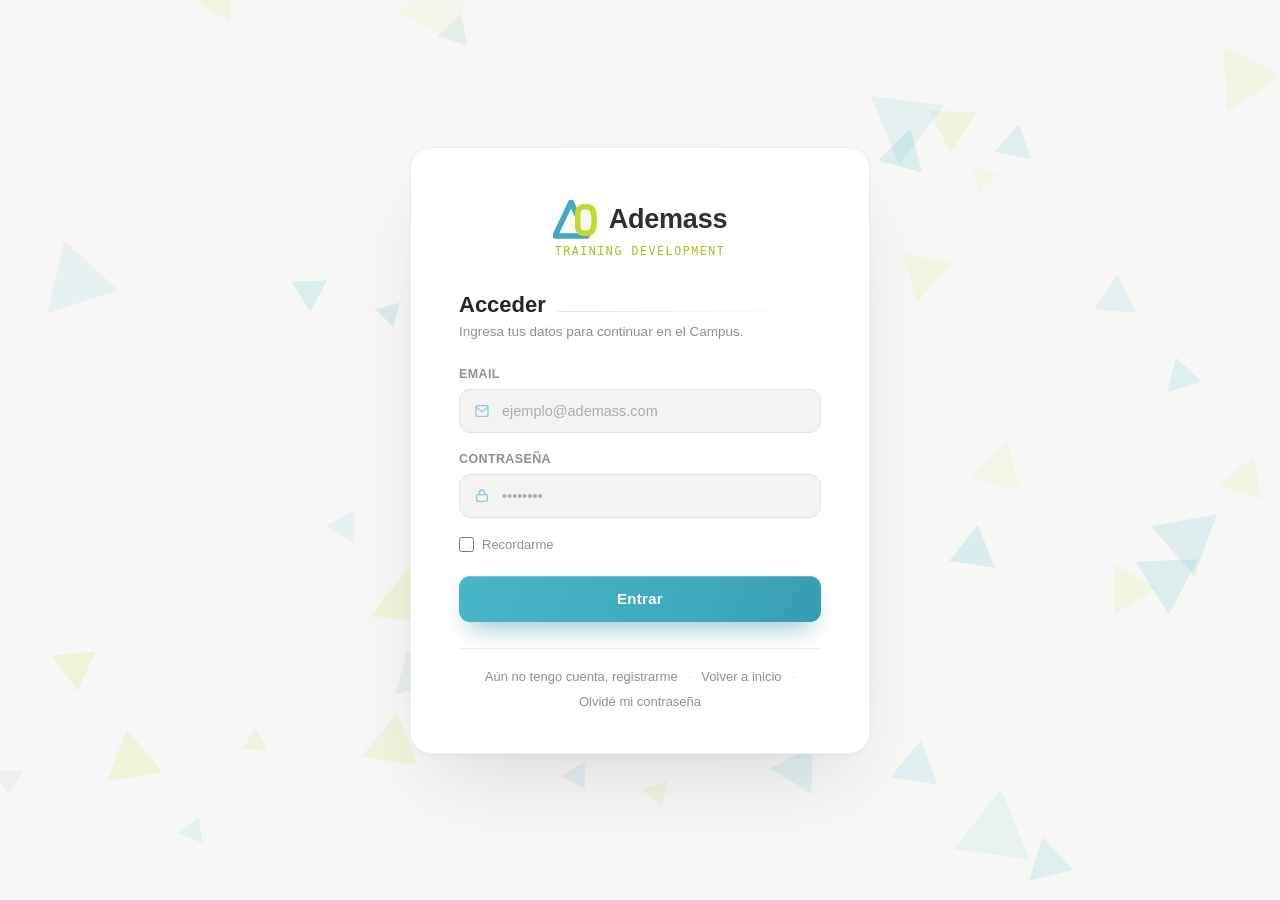
<file: html/acceso.html>
<!DOCTYPE html>
<html lang="es">
<head>
<meta charset="UTF-8">
<meta name="viewport" content="width=device-width, initial-scale=1.0">
<title>Acceder · Ademass</title>
<link rel="stylesheet" href="../Css/acceso.css">
</head>
<body>
 
<canvas id="bg-canvas"></canvas>
 
<div class="card">
 
  <div class="logo-row">
    <svg width="46" height="40" viewBox="0 0 46 40" fill="none">
      <path d="M18 2L34 36H2L18 2Z" stroke="#3fa9be" stroke-width="5.5" stroke-linejoin="round"/>
      <path d="M35 4H30.5C25.7 4 22 8 22 13.5V26.5C22 32 25.7 36 30.5 36H35C40.5 36 44 31.8 44 20C44 8.2 40.5 4 35 4Z" fill="#c3d92e"/>
      <path d="M30.5 9.5H33.6C36.6 9.5 38.5 12.5 38.5 20C38.5 27.5 36.6 30.5 33.6 30.5H30.5C28.6 30.5 27.5 28.4 27.5 25.5V14.5C27.5 11.6 28.6 9.5 30.5 9.5Z" fill="#f7f8f6"/>
    </svg>
    <span class="wordmark">Ademass</span>
  </div>
  <div class="tagline">Training Development</div>
 
  <div class="title-row">
    <h1>Acceder</h1>
    <span class="bar"></span>
  </div>
  <p class="subtitle">Ingresa tus datos para continuar en el Campus.</p>
 
  <form>
    <div class="field">
      <label for="email">Email</label>
      <div class="input-wrap">
        <svg width="16" height="16" viewBox="0 0 24 24" fill="none" stroke="#3fa9be" stroke-width="2"><path d="M3 6l9 7 9-7"/><rect x="3" y="4" width="18" height="16" rx="2"/></svg>
        <input type="email" id="email" placeholder="ejemplo@ademass.com" required>
      </div>
    </div>
 
    <div class="field">
      <label for="password">Contraseña</label>
      <div class="input-wrap">
        <svg width="16" height="16" viewBox="0 0 24 24" fill="none" stroke="#3fa9be" stroke-width="2"><rect x="4" y="10" width="16" height="10" rx="2"/><path d="M8 10V7a4 4 0 018 0v3"/></svg>
        <input type="password" id="password" placeholder="••••••••" required>
      </div>
    </div>
 
    <div class="row-between">
      <label class="remember">
        <input type="checkbox">
        Recordarme
      </label>
    </div>
 
    <button type="submit" class="btn-entrar">Entrar</button>
  </form>
 
  <div class="footer-links">
    <a href="#">Aún no tengo cuenta, registrarme</a>
    <span class="sep">·</span>
    <a href="../index.html">Volver a inicio</a>
    <span class="sep">·</span>
    <a href="#">Olvidé mi contraseña</a>
  </div>
 
</div>

<script>
(function(){
  const canvas = document.getElementById('bg-canvas');
  const ctx = canvas.getContext('2d');
  let w, h, dpr;
  const mouse = { x: -9999, y: -9999 };

  function resize(){
    dpr = Math.min(window.devicePixelRatio || 1, 2);
    w = window.innerWidth;
    h = window.innerHeight;
    canvas.width = w * dpr;
    canvas.height = h * dpr;
    canvas.style.width = w + 'px';
    canvas.style.height = h + 'px';
    ctx.setTransform(dpr,0,0,dpr,0,0);
  }
  resize();
  window.addEventListener('resize', resize);

  window.addEventListener('mousemove', e => { mouse.x = e.clientX; mouse.y = e.clientY; });
  window.addEventListener('mouseleave', () => { mouse.x = -9999; mouse.y = -9999; });
  window.addEventListener('touchmove', e => {
    if(e.touches[0]){ mouse.x = e.touches[0].clientX; mouse.y = e.touches[0].clientY; }
  }, {passive:true});

  const colors = ['rgba(63,169,190,ALPHA)', 'rgba(195,217,46,ALPHA)'];

  function makeTri(){
    const size = 14 + Math.random()*30;
    return {
      x: Math.random()*w,
      y: Math.random()*h,
      baseX: 0, baseY: 0,
      size,
      rot: Math.random()*Math.PI*2,
      spin: (Math.random()-0.5)*0.004,
      vx: (Math.random()-0.5)*0.15,
      vy: (Math.random()-0.5)*0.15,
      alpha: 0.05 + Math.random()*0.11,
      color: colors[Math.random() < 0.6 ? 0 : 1]
    };
  }

  const count = Math.round((w*h)/26000);
  const tris = Array.from({length: Math.max(18, Math.min(count, 46))}, makeTri);

  function drawTri(t){
    ctx.save();
    ctx.translate(t.x, t.y);
    ctx.rotate(t.rot);
    ctx.beginPath();
    ctx.moveTo(0, -t.size);
    ctx.lineTo(t.size*0.87, t.size*0.5);
    ctx.lineTo(-t.size*0.87, t.size*0.5);
    ctx.closePath();
    ctx.fillStyle = t.color.replace('ALPHA', t.alpha);
    ctx.fill();
    ctx.restore();
  }

  function tick(){
    ctx.clearRect(0,0,w,h);

    for(const t of tris){
      t.x += t.vx;
      t.y += t.vy;
      t.rot += t.spin;

      if(t.x < -60) t.x = w+60;
      if(t.x > w+60) t.x = -60;
      if(t.y < -60) t.y = h+60;
      if(t.y > h+60) t.y = -60;

      const dx = t.x - mouse.x;
      const dy = t.y - mouse.y;
      const dist = Math.sqrt(dx*dx + dy*dy);
      const radius = 170;
      if(dist < radius){
        const force = (1 - dist/radius) * 1.1;
        t.x += (dx/(dist||1)) * force;
        t.y += (dy/(dist||1)) * force;
      }

      drawTri(t);
    }

    requestAnimationFrame(tick);
  }
  tick();
})();
</script>

</body>
</html>
</file>
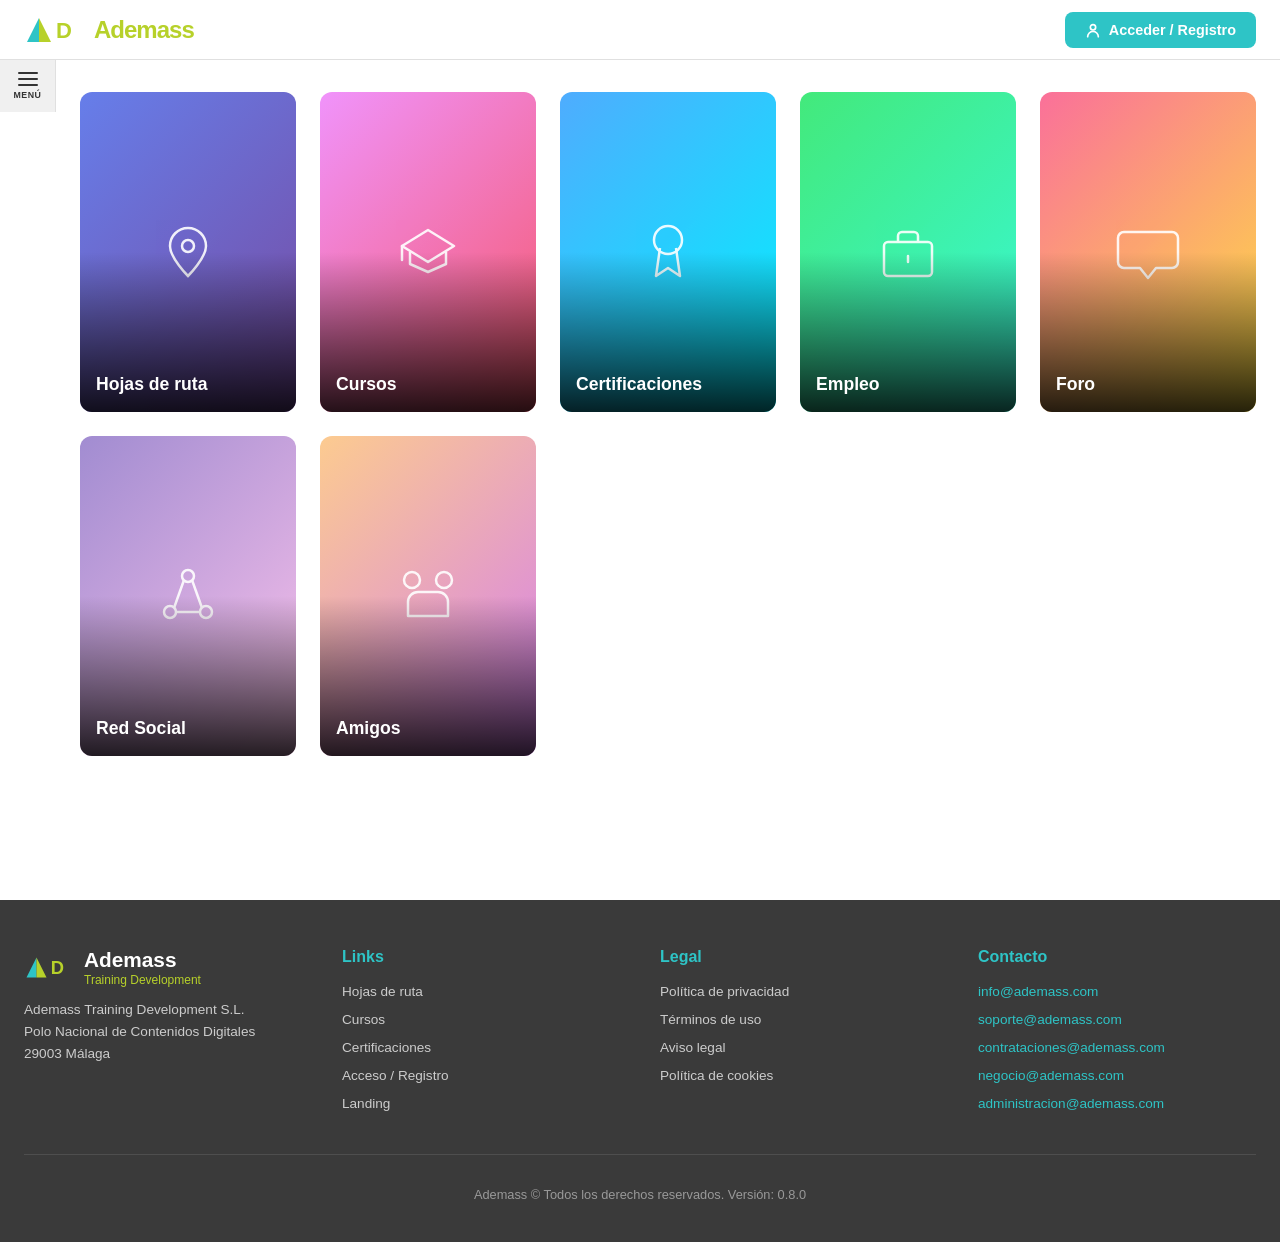
<file: html/campus.html>
<!DOCTYPE html>
<html lang="es">
<head>
  <meta charset="UTF-8">
  <meta name="viewport" content="width=device-width, initial-scale=1.0">
  <title>Ademass - Plataforma Educativa</title>
  <link rel="stylesheet" href="../Css/campus.css">
</head>
<body>

  <!-- HEADER (fixed top) -->
  <header class="header">
    <div class="header-inner">
      <div class="logo">
        <svg class="logo-icon" viewBox="0 0 60 30" width="60" height="30" aria-hidden="true">
          <polygon points="15,3 3,27 15,27" fill="#2EC4C6"/>
          <polygon points="15,3 15,27 27,27" fill="#B7D12A"/>
          <text x="32" y="23" font-family="Arial, sans-serif" font-weight="900" font-size="22" fill="#B7D12A">D</text>
        </svg>
        <span class="logo-text">Ademass</span>
      </div>
      <a href="#" class="btn-acceder">
        <svg class="icon-user" viewBox="0 0 24 24" width="16" height="16" fill="none" stroke="currentColor" stroke-width="2.5" stroke-linecap="round" stroke-linejoin="round">
          <circle cx="12" cy="8" r="4"/>
          <path d="M4 22c0-4 3.6-8 8-8s8 4 8 8"/>
        </svg>
        Acceder / Registro
      </a>
    </div>
  </header>

  <!-- MENU BUTTON (fixed below header) -->
  <button class="btn-menu" id="btnMenu" aria-label="Abrir menú">
    <span class="menu-icon">
      <span class="bar"></span>
      <span class="bar"></span>
      <span class="bar"></span>
    </span>
    <span class="menu-text">MENÚ</span>
  </button>

  <!-- SIDEBAR -->
  <nav class="sidebar" id="sidebar" aria-label="Menú de navegación">
    <button class="sidebar-close" id="sidebarClose" aria-label="Cerrar menú">&times;</button>
    <div class="sidebar-content">
      <div class="sidebar-section">
        <h3 class="sidebar-section-title">General</h3>
        <ul class="sidebar-items">
          <li><a href="../index.html"><svg viewBox="0 0 24 24" width="18" height="18" fill="none" stroke="currentColor" stroke-width="2"><path d="M3 9l9-7 9 7v11a2 2 0 0 1-2 2H5a2 2 0 0 1-2-2z"/><polyline points="9 22 9 12 15 12 15 22"/></svg>Inicio</a></li>
          <li><a href="../index.html"><svg viewBox="0 0 24 24" width="18" height="18" fill="none" stroke="currentColor" stroke-width="2"><circle cx="12" cy="12" r="10"/><line x1="12" y1="16" x2="12" y2="12"/><line x1="12" y1="8" x2="12.01" y2="8"/></svg>Conoce Ademass</a></li>
          <li><a href="campus.html"><svg viewBox="0 0 24 24" width="18" height="18" fill="none" stroke="currentColor" stroke-width="2"><polyline points="9 18 15 12 9 6"/></svg>Hojas de ruta</a></li>
          <li><a href="campus.html"><svg viewBox="0 0 24 24" width="18" height="18" fill="none" stroke="currentColor" stroke-width="2"><path d="M4 19.5A2.5 2.5 0 0 1 6.5 17H20"/><path d="M6.5 2H20v20H6.5A2.5 2.5 0 0 1 4 19.5v-15A2.5 2.5 0 0 1 6.5 2z"/></svg>Cursos</a></li>
          <li><a href="campus.html"><svg viewBox="0 0 24 24" width="18" height="18" fill="none" stroke="currentColor" stroke-width="2"><path d="M22 11.08V12a10 10 0 1 1-5.93-9.14"/><polyline points="22 4 12 14.01 9 11.01"/></svg>Certificaciones</a></li>
          <li><a href="acceso.html"><svg viewBox="0 0 24 24" width="18" height="18" fill="none" stroke="currentColor" stroke-width="2"><circle cx="12" cy="12" r="3"/><path d="M19.4 15a1.65 1.65 0 0 0 .33 1.82l.06.06a2 2 0 0 1 0 2.83 2 2 0 0 1-2.83 0l-.06-.06a1.65 1.65 0 0 0-1.82-.33 1.65 1.65 0 0 0-1 1.51V21a2 2 0 0 1-2 2 2 2 0 0 1-2-2v-.09A1.65 1.65 0 0 0 9 19.4a1.65 1.65 0 0 0-1.82.33l-.06.06a2 2 0 0 1-2.83 0 2 2 0 0 1 0-2.83l.06-.06A1.65 1.65 0 0 0 4.68 15a1.65 1.65 0 0 0-1.51-1H3a2 2 0 0 1-2-2 2 2 0 0 1 2-2h.09A1.65 1.65 0 0 0 4.6 9a1.65 1.65 0 0 0-.33-1.82l-.06-.06a2 2 0 0 1 0-2.83 2 2 0 0 1 2.83 0l.06.06A1.65 1.65 0 0 0 9 4.68a1.65 1.65 0 0 0 1-1.51V3a2 2 0 0 1 2-2 2 2 0 0 1 2 2v.09a1.65 1.65 0 0 0 1 1.51 1.65 1.65 0 0 0 1.82-.33l.06-.06a2 2 0 0 1 2.83 0 2 2 0 0 1 0 2.83l-.06.06a1.65 1.65 0 0 0-.33 1.82V9a1.65 1.65 0 0 0 1.51 1H21a2 2 0 0 1 2 2 2 2 0 0 1-2 2h-.09a1.65 1.65 0 0 0-1.51 1z"/></svg>Soporte técnico</a></li>
        </ul>
      </div>
      <div class="sidebar-section">
        <h3 class="sidebar-section-title">Novedades</h3>
        <ul class="sidebar-items">
          <li><a href="blog.html"><svg viewBox="0 0 24 24" width="18" height="18" fill="none" stroke="currentColor" stroke-width="2"><path d="M14 2H6a2 2 0 0 0-2 2v16a2 2 0 0 0 2 2h12a2 2 0 0 0 2-2V8z"/><polyline points="14 2 14 8 20 8"/><line x1="16" y1="13" x2="8" y2="13"/><line x1="16" y1="17" x2="8" y2="17"/></svg>Manuales</a></li>
          <li><a href="blog.html"><svg viewBox="0 0 24 24" width="18" height="18" fill="none" stroke="currentColor" stroke-width="2"><path d="M11 4H4a2 2 0 0 0-2 2v14a2 2 0 0 0 2 2h14a2 2 0 0 0 2-2v-7"/><path d="M18.5 2.5a2.121 2.121 0 0 1 3 3L12 15l-4 1 1-4 9.5-9.5z"/></svg>Ejercicios</a></li>
        </ul>
      </div>
      <div class="sidebar-section">
        <h3 class="sidebar-section-title">Foro</h3>
        <ul class="sidebar-items">
          <li><a href="blog.html"><svg viewBox="0 0 24 24" width="18" height="18" fill="none" stroke="currentColor" stroke-width="2"><path d="M21 15a2 2 0 0 1-2 2H7l-4 4V5a2 2 0 0 1 2-2h14a2 2 0 0 1 2 2z"/></svg>Dudas y Preguntas</a></li>
          <li><a href="blog.html"><svg viewBox="0 0 24 24" width="18" height="18" fill="none" stroke="currentColor" stroke-width="2"><polyline points="9 11 12 14 22 4"/><path d="M21 12v7a2 2 0 0 1-2 2H5a2 2 0 0 1-2-2V5a2 2 0 0 1 2-2h11"/></svg>Últimas Preguntas</a></li>
        </ul>
      </div>
      <div class="sidebar-section">
        <h3 class="sidebar-section-title">Empleo</h3>
        <ul class="sidebar-items">
          <li><a href="acceso.html"><svg viewBox="0 0 24 24" width="18" height="18" fill="none" stroke="currentColor" stroke-width="2"><rect x="2" y="7" width="20" height="14" rx="2" ry="2"/><path d="M16 21V5a2 2 0 0 0-2-2h-4a2 2 0 0 0-2 2v16"/></svg>Ofertas de Empleo</a></li>
        </ul>
      </div>
    </div>
    <div class="sidebar-footer">
      <a href="acceso.html" class="btn-acceder-sidebar">
        <svg viewBox="0 0 24 24" width="16" height="16" fill="none" stroke="currentColor" stroke-width="2.5" stroke-linecap="round" stroke-linejoin="round">
          <circle cx="12" cy="8" r="4"/>
          <path d="M4 22c0-4 3.6-8 8-8s8 4 8 8"/>
        </svg>
        Acceder / Registro
      </a>
    </div>
  </nav>

  <!-- OVERLAY -->
  <div class="overlay" id="overlay"></div>

  <!-- MAIN CONTENT -->
  <main class="main-content" id="mainContent">
    <div class="card-grid">
      <div class="card">
        <div class="card-inner card-bg-ruta">
          <div class="card-overlay"></div>
          <h2 class="card-title">Hojas de ruta</h2>
        </div>
      </div>
      <div class="card">
        <div class="card-inner card-bg-cursos">
          <div class="card-overlay"></div>
          <h2 class="card-title">Cursos</h2>
        </div>
      </div>
      <div class="card">
        <div class="card-inner card-bg-certificaciones">
          <div class="card-overlay"></div>
          <h2 class="card-title">Certificaciones</h2>
        </div>
      </div>
      <div class="card">
        <div class="card-inner card-bg-empleo">
          <div class="card-overlay"></div>
          <h2 class="card-title">Empleo</h2>
        </div>
      </div>
      <div class="card card-foro">
        <div class="card-inner card-bg-foro">
          <div class="card-overlay"></div>
          <h2 class="card-title">Foro</h2>
        </div>
        <div class="card-tooltip">
          ¿Tienes alguna duda sobre programación? ¡Accede al foro y compártela con la comunidad. Entre todos te ayudaremos a solucionarla.
        </div>
      </div>
      <div class="card">
        <div class="card-inner card-bg-redsocial">
          <div class="card-overlay"></div>
          <h2 class="card-title">Red Social</h2>
        </div>
      </div>
      <div class="card">
        <div class="card-inner card-bg-amigos">
          <div class="card-overlay"></div>
          <h2 class="card-title">Amigos</h2>
        </div>
      </div>
    </div>
  </main>

  <!-- FOOTER -->
  <footer class="footer">
    <div class="footer-inner">
      <div class="footer-col">
        <div class="footer-logo">
          <svg class="footer-logo-icon" viewBox="0 0 60 30" width="50" height="25" aria-hidden="true">
            <polygon points="15,3 3,27 15,27" fill="#2EC4C6"/>
            <polygon points="15,3 15,27 27,27" fill="#B7D12A"/>
            <text x="32" y="23" font-family="Arial, sans-serif" font-weight="900" font-size="22" fill="#B7D12A">D</text>
          </svg>
          <div>
            <span class="footer-logo-text">Ademass</span>
            <span class="footer-logo-sub">Training Development</span>
          </div>
        </div>
        <p class="footer-address">Ademass Training Development S.L.<br>Polo Nacional de Contenidos Digitales<br>29003 Málaga</p>
      </div>
      <div class="footer-col">
        <h4 class="footer-col-title">Links</h4>
        <ul class="footer-links">
          <li><a href="#">Hojas de ruta</a></li>
          <li><a href="#">Cursos</a></li>
          <li><a href="#">Certificaciones</a></li>
          <li><a href="#">Acceso / Registro</a></li>
          <li><a href="#">Landing</a></li>
        </ul>
      </div>
      <div class="footer-col">
        <h4 class="footer-col-title">Legal</h4>
        <ul class="footer-links">
          <li><a href="#">Política de privacidad</a></li>
          <li><a href="#">Términos de uso</a></li>
          <li><a href="#">Aviso legal</a></li>
          <li><a href="#">Política de cookies</a></li>
        </ul>
      </div>
      <div class="footer-col">
        <h4 class="footer-col-title">Contacto</h4>
        <ul class="footer-links footer-contact">
          <li><a href="mailto:info@ademass.com">info@ademass.com</a></li>
          <li><a href="mailto:soporte@ademass.com">soporte@ademass.com</a></li>
          <li><a href="mailto:contrataciones@ademass.com">contrataciones@ademass.com</a></li>
          <li><a href="mailto:negocio@ademass.com">negocio@ademass.com</a></li>
          <li><a href="mailto:administracion@ademass.com">administracion@ademass.com</a></li>
        </ul>
      </div>
    </div>
    <div class="footer-bottom">
      <p>Ademass &copy; Todos los derechos reservados. Versi&oacute;n: 0.8.0</p>
    </div>
  </footer>

</body>
</html>
</file>
<file: Css/acceso.css>
:root{
    --teal:#3fa9be;
    --teal-dark:#2c8a9c;
    --lime:#c3d92e;
    --lime-dark:#a9bd1f;
    --ink:#22262b;
    --gray-label:#8a9296;
    --field-bg:#f3f4f2;
    --field-border:#e4e6e3;
    --bg:#f7f8f6;
  }
  *{box-sizing:border-box; margin:0; padding:0;}
  html,body{height:100%;}
  body{
    font-family:'Inter', sans-serif;
    background:var(--bg);
    color:var(--ink);
    min-height:100vh;
    display:flex;
    align-items:center;
    justify-content:center;
    padding:32px;
    position:relative;
    overflow:hidden;
  }
 
  #bg-canvas{
    position:fixed;
    inset:0;
    z-index:0;
    display:block;
  }
 
  .card{
    position:relative;
    z-index:1;
    width:100%;
    max-width:460px;
    background:#ffffff;
    border-radius:22px;
    padding:52px 48px 44px;
    box-shadow:0 40px 80px -30px rgba(34,38,43,0.16), 0 2px 8px rgba(34,38,43,0.04);
    border:1px solid #eef0ee;
  }
 
  .logo-row{
    display:flex;
    align-items:center;
    justify-content:center;
    gap:10px;
    margin-bottom:4px;
  }
  .logo-row svg{ display:block; }
  .wordmark{
    font-family:'Poppins', sans-serif;
    font-weight:700;
    font-size:27px;
    color:#2c3033;
    letter-spacing:-0.2px;
  }
  .tagline{
    text-align:center;
    font-family:'Space Mono', monospace;
    font-size:11.5px;
    letter-spacing:0.14em;
    text-transform:uppercase;
    color:var(--lime-dark);
    margin-top:2px;
    margin-bottom:34px;
  }
 
  .title-row{
    display:flex;
    align-items:baseline;
    gap:12px;
    margin-bottom:6px;
  }
  .title-row h1{
    font-family:'Poppins', sans-serif;
    font-size:22px;
    font-weight:600;
    color:var(--ink);
  }
  .title-row .bar{
    flex:1;
    height:1px;
    background:linear-gradient(90deg, var(--field-border), transparent);
  }
  .subtitle{
    font-size:13.5px;
    color:var(--gray-label);
    margin-bottom:28px;
  }
 
  form{ margin-top:4px; }
  .field{ margin-bottom:19px; }
  .field label{
    display:block;
    font-size:12.5px;
    font-weight:600;
    letter-spacing:0.03em;
    color:var(--gray-label);
    margin-bottom:8px;
    text-transform:uppercase;
  }
  .input-wrap{
    position:relative;
  }
  .input-wrap svg{
    position:absolute;
    left:15px; top:50%;
    transform:translateY(-50%);
    opacity:0.55;
  }
  .field input{
    width:100%;
    padding:13px 15px 13px 42px;
    border-radius:11px;
    border:1.5px solid var(--field-border);
    background:var(--field-bg);
    font-family:'Inter', sans-serif;
    font-size:14.5px;
    color:var(--ink);
    transition:border-color .18s ease, box-shadow .18s ease, background .18s ease;
  }
  .field input::placeholder{ color:#a9aeaa; }
  .field input:focus{
    outline:none;
    background:#fff;
    border-color:var(--teal);
    box-shadow:0 0 0 4px rgba(63,169,190,0.14);
  }
 
  .row-between{
    display:flex;
    align-items:center;
    justify-content:space-between;
    margin:2px 0 24px;
    font-size:13px;
  }
  .remember{ display:flex; align-items:center; gap:8px; color:var(--gray-label); }
  .remember input{ accent-color:var(--teal); width:15px; height:15px; }
  .row-between a{ color:var(--teal-dark); font-weight:600; text-decoration:none; }
  .row-between a:hover{ text-decoration:underline; }
 
  .btn-entrar{
    position:relative;
    width:100%;
    padding:14.5px;
    border:none;
    border-radius:11px;
    background:linear-gradient(115deg, #48b6c9 0%, var(--teal) 32%, var(--teal-dark) 68%, #1f6b7a 100%);
    background-size:220% 220%;
    background-position:0% 50%;
    color:#fff;
    font-family:'Poppins', sans-serif;
    font-weight:600;
    font-size:15px;
    letter-spacing:0.02em;
    cursor:pointer;
    overflow:hidden;
    box-shadow:0 14px 26px -10px rgba(44,138,156,0.55), inset 0 1px 0 rgba(255,255,255,0.25);
    transition:transform .15s ease, box-shadow .25s ease, background-position .6s ease;
  }
  .btn-entrar::after{
    content:'';
    position:absolute;
    top:0; left:-60%;
    width:40%; height:100%;
    background:linear-gradient(115deg, transparent, rgba(255,255,255,0.35), transparent);
    transform:skewX(-20deg);
    transition:left .65s ease;
  }
  .btn-entrar:hover{
    transform:translateY(-1.5px);
    background-position:100% 50%;
    box-shadow:0 18px 32px -10px rgba(44,138,156,0.65), inset 0 1px 0 rgba(255,255,255,0.3);
  }
  .btn-entrar:hover::after{ left:130%; }
  .btn-entrar:active{ transform:translateY(0); }
 
  .footer-links{
    margin-top:26px;
    padding-top:20px;
    border-top:1px solid #eef0ee;
    display:flex;
    flex-wrap:wrap;
    justify-content:center;
    gap:10px;
    font-size:13px;
    color:var(--gray-label);
  }
  .footer-links a{
    color:var(--gray-label);
    text-decoration:none;
    transition:color .15s ease;
  }
  .footer-links a:hover{ color:var(--teal-dark); }
  .footer-links .sep{ color:#d7dad7; }
 
  @media (max-width:520px){
    .card{ padding:40px 26px 34px; border-radius:18px; }
    .wordmark{ font-size:23px; }
  }
</file>
<file: Css/campus.css>
* {
  margin: 0;
  padding: 0;
  box-sizing: border-box;
}

html, body {
  height: 100%;
  font-family: 'Segoe UI', Tahoma, Geneva, Verdana, sans-serif;
  background: #FFFFFF;
  color: #333;
}

a {
  text-decoration: none;
  color: inherit;
}

ul {
  list-style: none;
}

img {
  max-width: 100%;
  display: block;
}

.header {
  position: fixed;
  top: 0;
  left: 0;
  width: 100%;
  height: 60px;
  background: #FFFFFF;
  z-index: 1000;
  display: flex;
  align-items: center;
  border-bottom: 1px solid #E0E0E0;
}

.header-inner {
  width: 100%;
  max-width: 1400px;
  margin: 0 auto;
  display: flex;
  align-items: center;
  justify-content: space-between;
  padding: 0 24px;
}

.logo {
  display: flex;
  align-items: center;
  gap: 10px;
}

.logo-icon {
  display: block;
}

.logo-text {
  font-size: 1.5rem;
  font-weight: 900;
  color: #B7D12A;
  letter-spacing: -1px;
}

.btn-acceder {
  display: inline-flex;
  align-items: center;
  gap: 8px;
  padding: 10px 20px;
  background: #2EC4C6;
  color: #FFFFFF;
  font-weight: 700;
  font-size: 0.9rem;
  border-radius: 8px;
  margin-left: auto;
  transition: background 0.3s, transform 0.2s;
}

.btn-acceder:hover {
  background: #28b0b2;
  transform: scale(1.03);
}

.icon-user {
  flex-shrink: 0;
}

.btn-menu {
  position: fixed;
  top: 60px;
  left: 0;
  width: 56px;
  display: flex;
  flex-direction: column;
  align-items: center;
  justify-content: center;
  gap: 4px;
  padding: 12px 0;
  background: #F0F0F0;
  border: none;
  border-right: 1px solid #E0E0E0;
  cursor: pointer;
  z-index: 996;
  color: #333;
  transition: background 0.3s;
}

.btn-menu:hover {
  background: #E0E0E0;
}

.menu-icon {
  display: flex;
  flex-direction: column;
  gap: 4px;
}

.bar {
  display: block;
  width: 20px;
  height: 2px;
  background: #333;
  border-radius: 2px;
}

.menu-text {
  font-size: 0.55rem;
  font-weight: 700;
  letter-spacing: 0.5px;
  text-transform: uppercase;
}

.sidebar {
  position: fixed;
  top: 60px;
  left: 0;
  width: 240px;
  height: calc(100vh - 60px);
  background: #FFFFFF;
  z-index: 998;
  padding: 24px 20px;
  display: flex;
  flex-direction: column;
  transform: translateX(-100%);
  transition: transform 0.3s ease;
  overflow-y: auto;
  border-right: 1px solid #E0E0E0;
}

.sidebar.active {
  transform: translateX(0);
}

.sidebar-close {
  position: absolute;
  top: 12px;
  right: 12px;
  width: 32px;
  height: 32px;
  display: flex;
  align-items: center;
  justify-content: center;
  background: transparent;
  border: 1px solid #E0E0E0;
  color: #8A8A8A;
  font-size: 1.2rem;
  border-radius: 6px;
  cursor: pointer;
  transition: background 0.2s;
}

.sidebar-close:hover {
  background: rgba(0,0,0,0.05);
}

.sidebar-content {
  flex: 1;
  overflow-y: auto;
}

.sidebar-section {
  margin-bottom: 4px;
}

.sidebar-section-title {
  text-transform: uppercase;
  font-weight: 700;
  color: #2B2B2B;
  font-size: 0.8rem;
  letter-spacing: 0.03em;
  margin: 24px 0 12px;
}

.sidebar-section:first-child .sidebar-section-title {
  margin-top: 0;
}

.sidebar-items {
  list-style: none;
  padding: 0;
  margin: 0;
}

.sidebar-items li a {
  display: flex;
  align-items: center;
  gap: 12px;
  padding: 10px 0;
  color: #8A8A8A;
  font-size: 0.95rem;
  text-decoration: none;
  transition: color 0.2s ease;
  cursor: pointer;
}

.sidebar-items li a:hover,
.sidebar-items li a:focus {
  color: #2EC4C6;
}

.sidebar-items li a svg {
  flex-shrink: 0;
}

.sidebar-section + .sidebar-section {
  margin-top: 20px;
  padding-top: 20px;
  border-top: 1px solid #E0E0E0;
}

.sidebar-footer {
  margin-top: 24px;
  padding-top: 16px;
  border-top: 1px solid #E0E0E0;
}

.btn-acceder-sidebar {
  display: inline-flex;
  align-items: center;
  gap: 8px;
  padding: 12px 20px;
  background: #B7D12A;
  color: #FFFFFF;
  font-weight: 700;
  font-size: 0.9rem;
  border-radius: 999px;
  text-decoration: none;
  transition: background 0.2s ease, box-shadow 0.2s ease;
}

.btn-acceder-sidebar:hover {
  background: #a8c026;
  box-shadow: 0 2px 8px rgba(0,0,0,0.15);
}

.btn-acceder-sidebar svg {
  flex-shrink: 0;
}

.overlay {
  position: fixed;
  inset: 0;
  background: rgba(0, 0, 0, 0.5);
  z-index: 997;
  opacity: 0;
  pointer-events: none;
  transition: opacity 0.3s ease;
}

.overlay.active {
  opacity: 1;
  pointer-events: auto;
}

.main-content {
  margin-top: 60px;
  margin-left: 56px;
  min-height: calc(100vh - 60px);
  padding: 32px 24px;
  background: #FFFFFF;
}

.card-grid {
  display: grid;
  grid-template-columns: repeat(auto-fit, minmax(180px, 1fr));
  gap: 24px;
  padding: 0;
  max-width: 1400px;
  margin: 0 auto;
}

.card {
  border-radius: 12px;
  overflow: hidden;
  position: relative;
  height: 320px;
  cursor: pointer;
  transition: transform 0.3s ease, box-shadow 0.3s ease;
}

.card:hover,
.card:focus-within {
  transform: scale(1.02);
  box-shadow: 0 8px 24px rgba(0, 0, 0, 0.4);
}

.card-inner {
  width: 100%;
  height: 100%;
  background-size: cover;
  background-position: center;
  position: relative;
  display: flex;
  align-items: flex-end;
}

.card-inner::before {
  content: '';
  position: absolute;
  top: 50%;
  left: 50%;
  width: 64px;
  height: 64px;
  transform: translate(-50%, -50%);
  background-size: contain;
  background-repeat: no-repeat;
  background-position: center;
  z-index: 0;
  opacity: 0.9;
}

.card-bg-ruta {
  background: linear-gradient(135deg, #667eea 0%, #764ba2 100%);
}

.card-bg-ruta::before {
  background-image: url("data:image/svg+xml,%3Csvg xmlns='http://www.w3.org/2000/svg' viewBox='0 0 64 64'%3E%3Cpath d='M32 8C22 8 14 16 14 26c0 12 18 30 18 30s18-18 18-30c0-10-8-18-18-18z' fill='none' stroke='%23fff' stroke-width='2.5'/%3E%3Ccircle cx='32' cy='26' r='6' fill='none' stroke='%23fff' stroke-width='2.5'/%3E%3C/svg%3E");
}

.card-bg-cursos {
  background: linear-gradient(135deg, #f093fb 0%, #f5576c 100%);
}

.card-bg-cursos::before {
  background-image: url("data:image/svg+xml,%3Csvg xmlns='http://www.w3.org/2000/svg' viewBox='0 0 64 64'%3E%3Cpath d='M32 10L6 26L32 42L58 26Z' fill='none' stroke='%23fff' stroke-width='2.5' stroke-linejoin='round'/%3E%3Cpath d='M6 26L6 40' stroke='%23fff' stroke-width='2.5' stroke-linecap='round'/%3E%3Cpath d='M14 32L14 44L32 52L50 44L50 32' fill='none' stroke='%23fff' stroke-width='2.5' stroke-linejoin='round'/%3E%3C/svg%3E");
}

.card-bg-certificaciones {
  background: linear-gradient(135deg, #4facfe 0%, #00f2fe 100%);
}

.card-bg-certificaciones::before {
  background-image: url("data:image/svg+xml,%3Csvg xmlns='http://www.w3.org/2000/svg' viewBox='0 0 64 64'%3E%3Ccircle cx='32' cy='20' r='14' fill='none' stroke='%23fff' stroke-width='2.5'/%3E%3Cpath d='M24 28L20 56L32 48L44 56L40 28' fill='none' stroke='%23fff' stroke-width='2.5' stroke-linejoin='round'/%3E%3C/svg%3E");
}

.card-bg-empleo {
  background: linear-gradient(135deg, #43e97b 0%, #38f9d7 100%);
}

.card-bg-empleo::before {
  background-image: url("data:image/svg+xml,%3Csvg xmlns='http://www.w3.org/2000/svg' viewBox='0 0 64 64'%3E%3Crect x='8' y='22' width='48' height='34' rx='4' fill='none' stroke='%23fff' stroke-width='2.5'/%3E%3Cpath d='M22 22V16a4 4 0 0 1 4-4h12a4 4 0 0 1 4 4v6' fill='none' stroke='%23fff' stroke-width='2.5'/%3E%3Cline x1='32' y1='36' x2='32' y2='42' stroke='%23fff' stroke-width='2.5' stroke-linecap='round'/%3E%3C/svg%3E");
}

.card-bg-foro {
  background: linear-gradient(135deg, #fa709a 0%, #fee140 100%);
}

.card-bg-foro::before {
  background-image: url("data:image/svg+xml,%3Csvg xmlns='http://www.w3.org/2000/svg' viewBox='0 0 64 64'%3E%3Cpath d='M56 12H8a6 6 0 0 0-6 6v24a6 6 0 0 0 6 6h16l8 10 8-10h16a6 6 0 0 0 6-6V18a6 6 0 0 0-6-6z' fill='none' stroke='%23fff' stroke-width='2.5' stroke-linejoin='round'/%3E%3C/svg%3E");
}

.card-bg-redsocial {
  background: linear-gradient(135deg, #a18cd1 0%, #fbc2eb 100%);
}

.card-bg-redsocial::before {
  background-image: url("data:image/svg+xml,%3Csvg xmlns='http://www.w3.org/2000/svg' viewBox='0 0 64 64'%3E%3Ccircle cx='32' cy='12' r='6' fill='none' stroke='%23fff' stroke-width='2.5'/%3E%3Ccircle cx='14' cy='48' r='6' fill='none' stroke='%23fff' stroke-width='2.5'/%3E%3Ccircle cx='50' cy='48' r='6' fill='none' stroke='%23fff' stroke-width='2.5'/%3E%3Cline x1='28' y1='16' x2='18' y2='44' stroke='%23fff' stroke-width='2.5'/%3E%3Cline x1='36' y1='16' x2='46' y2='44' stroke='%23fff' stroke-width='2.5'/%3E%3Cline x1='20' y1='48' x2='44' y2='48' stroke='%23fff' stroke-width='2.5'/%3E%3C/svg%3E");
}

.card-bg-amigos {
  background: linear-gradient(135deg, #fccb90 0%, #d57eeb 100%);
}

.card-bg-amigos::before {
  background-image: url("data:image/svg+xml,%3Csvg xmlns='http://www.w3.org/2000/svg' viewBox='0 0 64 64'%3E%3Cpath d='M24 16a8 8 0 1 1-16 0 8 8 0 0 1 16 0z' fill='none' stroke='%23fff' stroke-width='2.5'/%3E%3Cpath d='M56 16a8 8 0 1 1-16 0 8 8 0 0 1 16 0z' fill='none' stroke='%23fff' stroke-width='2.5'/%3E%3Cpath d='M12 38a10 10 0 0 1 10-10h20a10 10 0 0 1 10 10v14H12V38z' fill='none' stroke='%23fff' stroke-width='2.5' stroke-linejoin='round'/%3E%3C/svg%3E");
}

.card-overlay {
  position: absolute;
  bottom: 0;
  left: 0;
  width: 100%;
  height: 50%;
  background: linear-gradient(to top, rgba(0,0,0,0.85), transparent);
  pointer-events: none;
  z-index: 1;
}

.card-title {
  position: relative;
  z-index: 2;
  color: #fff;
  font-weight: 700;
  font-size: 1.1rem;
  padding: 0 16px 16px;
  margin: 0;
  line-height: 1.3;
}

.card-tooltip {
  display: none;
}

.footer {
  background: #3A3A3A;
  padding: 48px 24px 40px;
  width: 100%;
}

.footer-inner {
  max-width: 1400px;
  margin: 0 auto;
  display: grid;
  grid-template-columns: repeat(4, 1fr);
  gap: 40px;
}

.footer-logo {
  display: flex;
  align-items: center;
  gap: 10px;
  margin-bottom: 12px;
}

.footer-logo-icon {
  display: block;
}

.footer-logo-text {
  font-size: 1.3rem;
  font-weight: 900;
  color: #FFFFFF;
  display: block;
  line-height: 1.2;
}

.footer-logo-sub {
  font-size: 0.75rem;
  color: #B7D12A;
  display: block;
  line-height: 1.2;
}

.footer-address {
  font-size: 0.85rem;
  color: #ccc;
  line-height: 1.6;
}

.footer-col-title {
  font-size: 1rem;
  color: #2EC4C6;
  margin-bottom: 16px;
  font-weight: 700;
}

.footer-links {
  list-style: none;
  padding: 0;
  margin: 0;
}

.footer-links li {
  margin-bottom: 10px;
}

.footer-links a {
  color: #ccc;
  font-size: 0.85rem;
  text-decoration: none;
  transition: color 0.3s;
}

.footer-links a:hover {
  color: #2EC4C6;
}

.footer-contact a {
  color: #2EC4C6;
}

.footer-bottom {
  text-align: center;
  padding-top: 32px;
  margin-top: 32px;
  border-top: 1px solid rgba(255,255,255,0.1);
}

.footer-bottom p {
  color: #999;
  font-size: 0.8rem;
}

@media (max-width: 768px) {
  .card-grid {
    grid-template-columns: repeat(2, 1fr);
    gap: 16px;
  }

  .main-content {
    padding: 20px 16px;
  }

  .btn-menu {
    width: 48px;
  }

  .main-content {
    margin-left: 48px;
  }

  .sidebar {
    width: 280px;
  }

  .footer {
    padding: 32px 16px;
  }

  .footer-inner {
    grid-template-columns: repeat(2, 1fr);
    gap: 32px;
  }
}

@media (max-width: 480px) {
  .card-grid {
    grid-template-columns: 1fr;
    gap: 12px;
  }

  .main-content {
    margin-left: 0;
    padding: 16px 12px;
  }

  .btn-menu {
    width: 100%;
    height: auto;
    flex-direction: row;
    gap: 8px;
    padding: 8px 16px;
    top: 60px;
    border-right: none;
    border-bottom: 1px solid #E0E0E0;
  }

  .sidebar {
    width: 85vw;
  }

  .main-content {
    margin-top: 110px;
  }

  .card {
    height: 260px;
  }

  .footer {
    padding: 32px 16px 24px;
  }

  .footer-inner {
    grid-template-columns: 1fr;
    gap: 24px;
  }
}
</file>
